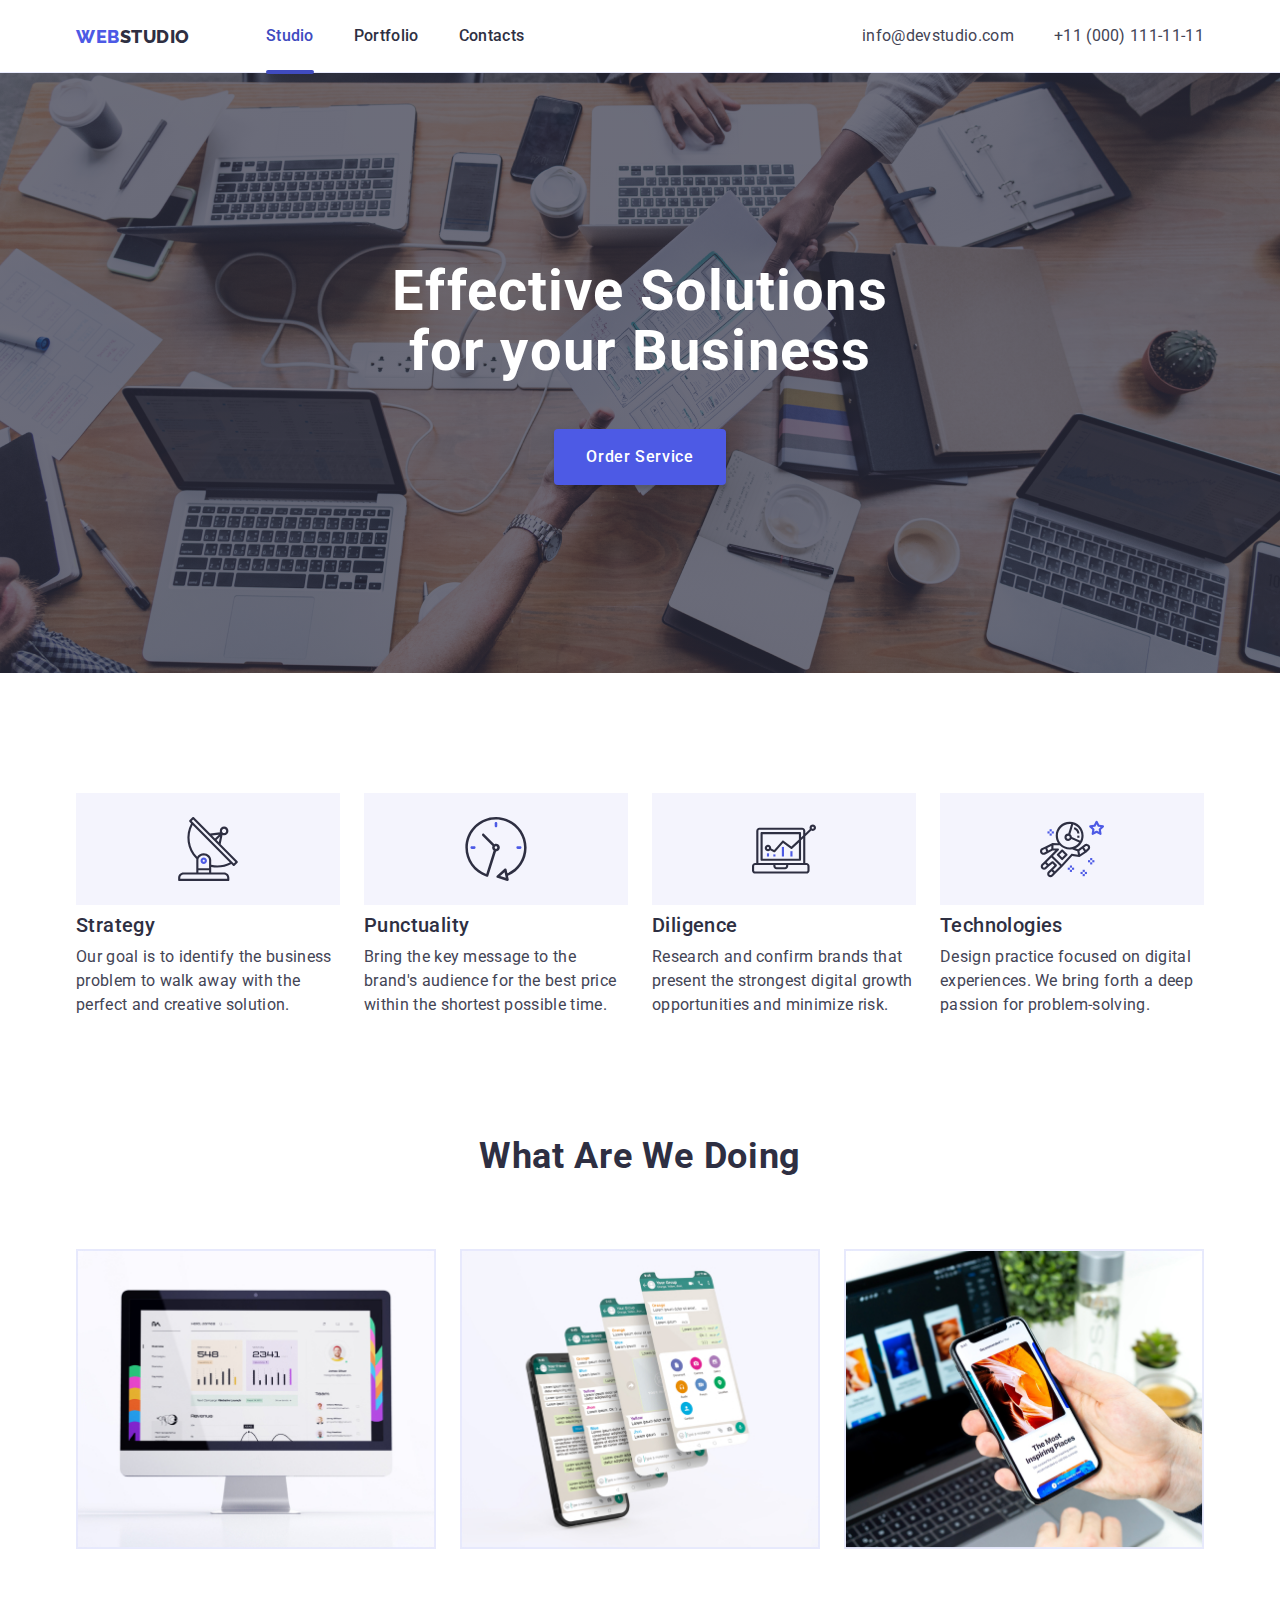
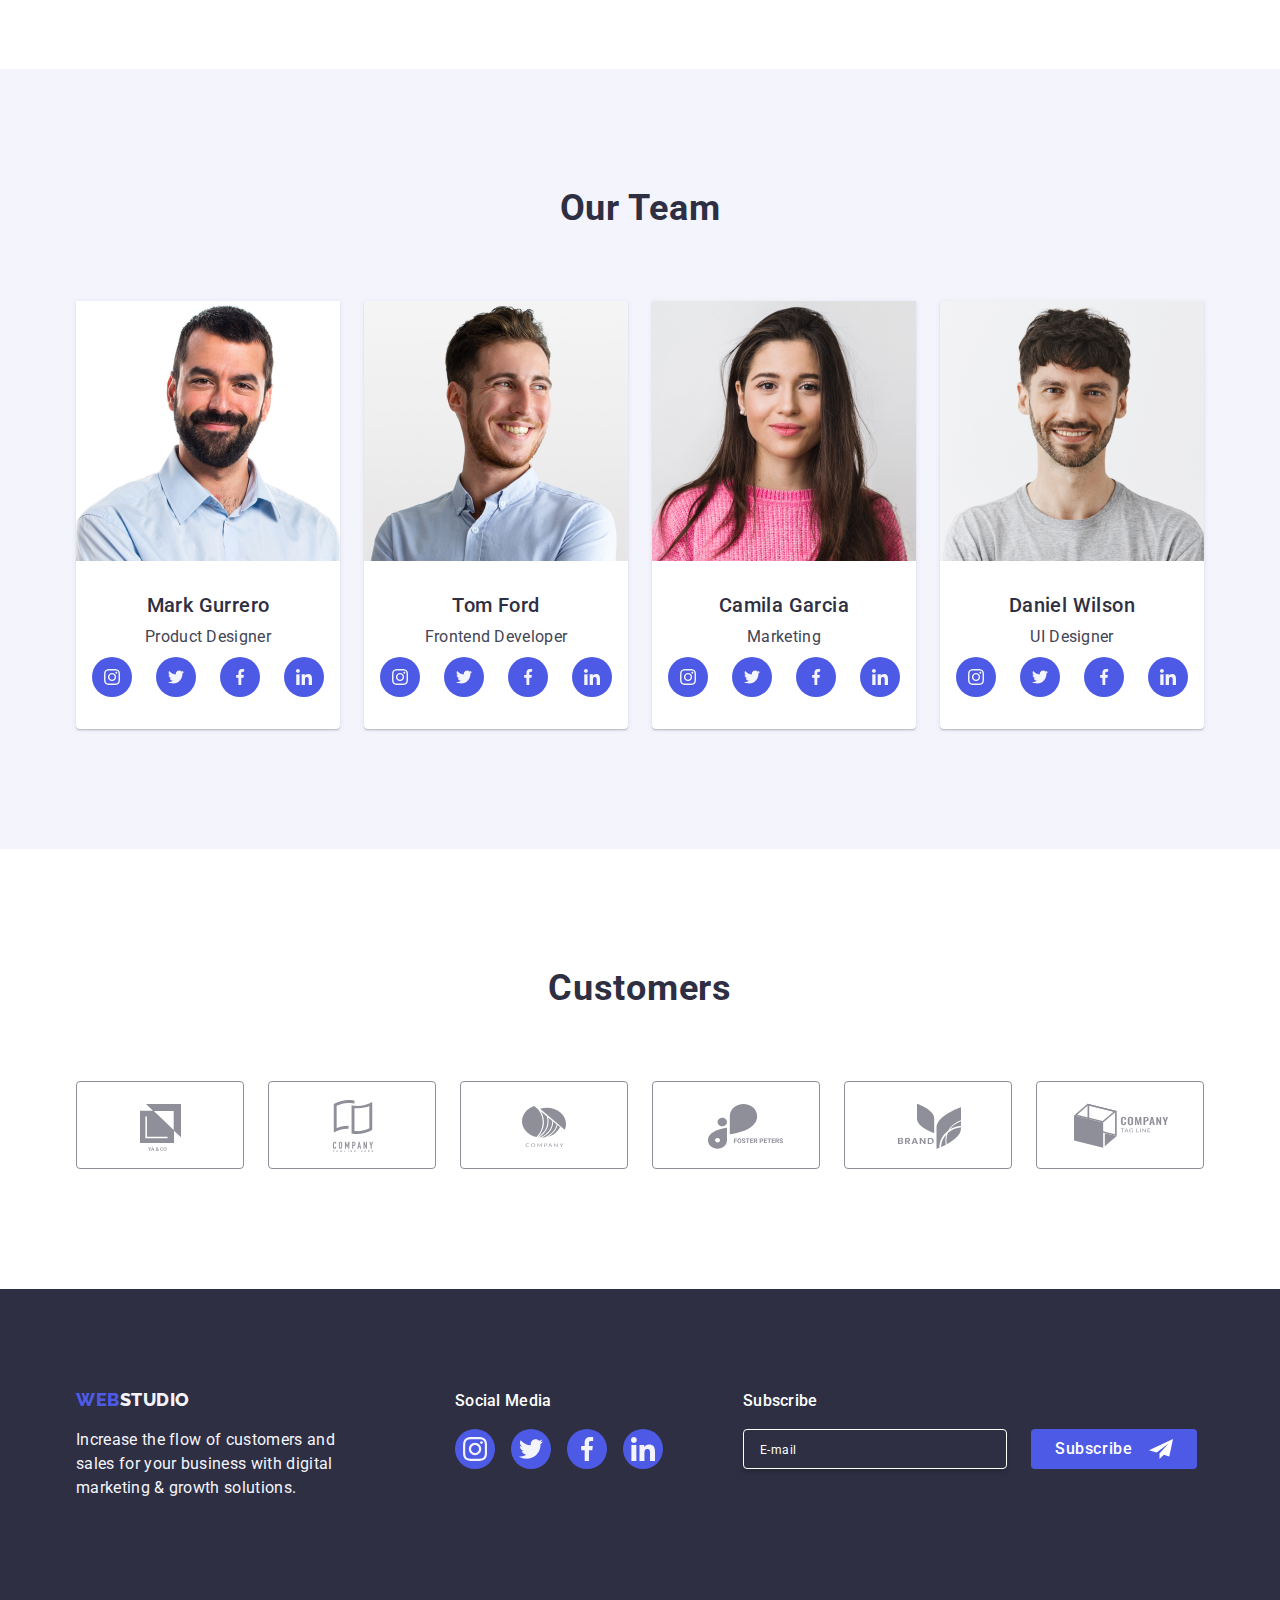
<file: index.html>
<!DOCTYPE html>
<html lang="en">

<head>
    <meta charset="UTF-8">
    <meta name="viewport" content="width=device-width, initial-scale=1.0">
    <title>WEBSTUDIO</title>
    <link rel="stylesheet" href="https://cdnjs.cloudflare.com/ajax/libs/modern-normalize/2.0.0/modern-normalize.min.css">
    <link href="https://fonts.googleapis.com/css2?family=Raleway:wght@800&family=Roboto:wght@400;500;700;900&display=swap" rel="stylesheet">
    <link rel="stylesheet" href="./css/style.css">

</head>

<body>    

   <!-- header -->

   <header class="header">
    <div class="container header-container">

    <!-- Navigation -->

    <nav class="header-navigation nav">
        
        <a class="header-logo link" href="./index.html"><span class="header-logo-web">WEB</span><span class="header-logo-studio">STUDIO</span></a>
        <ul class="header-navigation-list list">
            <li class="header-navigation-item"><a class="header-navigation-link current-page link" rel="noreffer noopener" href="./index.html">Studio</a></li>
            <li class="header-navigation-item"><a class="header-navigation-link link" rel="noreffer noopener" href="./portfolio.html">Portfolio</a></li>
            <li class="header-navigation-item"><a class="header-navigation-link link" href="#">Contacts</a></li>
        </ul>
    
    </nav>

    <!-- Contacts -->

        <ul class="header-contact-list list">
            <li class="header-contact-item">
                <a class="header-contact-link link" href="mailto:info@devstudio.com">info@devstudio.com</a>
            </li>
            <li class="header-contact-item">
                <a class="header-contact-link link" href="tel:+110001111111">+11 (000) 111-11-11</a>
            </li>
    
        </ul>

    <button
    class="menu-toggle js-open-menu"
    aria-expanded="false"
    aria-controls="mobile-menu">
    <svg class="menu-icon" width="32" height="32">
      <use href="./images/icons.svg#hamburger-open"></use>
    </svg>
  </button>
  <div class="menu-container js-menu-container" id="mobile-menu">
    <button class="menu-toggle hamburger-close-button js-close-menu">
      <svg class="menu-icon" width="32" height="32">
        <use href="./images/icons.svg#hamburger-close"></use>
      </svg>
    </button>

    <ul class="menu-navigation-list list">
        <li class="menu-navigation-item"><a class="menu-navigation-link mobile-current-page link" rel="noreffer noopener" href="./index.html">Studio</a></li>
        <li class="menu-navigation-item"><a class="menu-navigation-link link" rel="noreffer noopener" href="./portfolio.html">Portfolio</a></li>
        <li class="menu-navigation-item"><a class="menu-navigation-link link" href="#">Contacts</a></li>
    </ul>


    <div class="menu-contact-social-wrapper">
    <ul class="menu-contact-list list">
        <li class="menu-contact-item">
            <a class="menu-contact-link menu-contact-link-tel link" href="tel:+110001111111">+11 (000) 111-11-11</a>
        </li>
        <li class="menu-contact-item">
            <a class="menu-contact-link link" href="mailto:info@devstudio.com">info@devstudio.com</a>
        </li>
    </ul>
    <ul class="menu-social-list list">
        <li class="social-item item"><a class="social-link link" href="#"><svg class="social-icon" width="16" height="16"><use href="./images/icons.svg#instagram"></use></svg>
        </a>
        </li>
        <li class="social-item item"><a class="social-link link" href="#"><svg class="social-icon" width="16" height="16"><use href="./images/icons.svg#twitter"></use></svg>
        </a>
        </li>
        <li class="social-item item"><a class="social-link link" href="#"><svg class="social-icon" width="16" height="16"><use href="./images/icons.svg#facebook"></use></svg>
        </a>
        </li>
        <li class="social-item item"><a class="social-link link" href="#"><svg class="social-icon" width="16" height="16"><use href="./images/icons.svg#linkedin"></use></svg>
        </a>
        </li>
     </ul>
    </div>
    </div>
    </div>
    
    </header>

    <!-- end of header -->

    <!-- Main -->

    <main class="main">
               <!-- Hero Section -->

        <section class="hero section">
            <div class="container hero-container">
            <h1 class="hero-title">Effective Solutions<br />for your Business</h1>
            <button class="hero-button button" type="button" data-modal-open>Order Service</button>
        </div>
        </section>
        
        <!-- Section 1 - Strategy, Puctuality, Diligence, Technologies / Feature-->

        <section class="feature section">
            <div class="container feature-container">
            <ul class="feature-list list">
                <li class="feature-item">
                    <div class="feature-icon-container">
                        <svg class="feature-icon"> <use href="./images/icons.svg#antenna"></use></svg>
                    </div>
                    <h3 class="feature-heading3">Strategy</h3>
                    <p class="feature-text text">Our goal is to identify the business problem to walk away with the perfect and creative solution.</p>
                </li>
                <li class="feature-item">
                    <div class="feature-icon-container">
                        <svg class="feature-icon"> <use href="./images/icons.svg#clock"></use></svg>
                    </div>
                    <h3 class="feature-heading3">Punctuality</h3>
                    <p class="feature-text text">Bring the key message to the brand's audience for the best price within the shortest possible time.</p>
                </li>
                <li class="feature-item">
                    <div class="feature-icon-container">
                        <svg class="feature-icon"> <use href="./images/icons.svg#diagram"></use></svg>
                    </div>
                    <h3 class="feature-heading3">Diligence</h3>
                    <p class="feature-text text">Research and confirm brands that present the strongest digital growth opportunities and minimize risk.</p>
                </li>
                <li class="feature-item">
                    <div class="feature-icon-container">
                        <svg class="feature-icon"> <use href="./images/icons.svg#astronaut"></use></svg>
                    </div>
                    <h3 class="feature-heading3">Technologies</h3>
                    <p class="feature-text text">Design practice focused on digital experiences. We bring forth a deep passion for
                    problem-solving.</p>
                </li>
            </ul>
            </div>
        </section>
    
        <!-- Section 2 - What are we doing -->
    
        <section class="section-no-top-padding section">
            <div class="container doing-container">
                <h2 class="section-title">What Are We Doing</h2>
                <ul class="doing-list list">
                    <li class="doing-item">
                        <img src="./images/main-page/what-are-we-doing-img1.jpg" alt="Monitor" width="360">
                    </li>
                    <li class="doing-item">
                        <img src="./images/main-page/what-are-we-doing-img2.jpg" alt="Cellphones" width="360">
                    </li>
                    <li class="doing-item">
                        <img src="./images/main-page/what-are-we-doing-img3.jpg" alt="Hands Working on Cellphone and Laptop" width="360">
                    </li>
                </ul>
            </div>
        </section>

        <!-- Section 3 - Our Team -->

        <Section class="section-grey section">
            <div class="container section-grey-container">
            <h2 class="section-title">Our Team</h2>
            <ul class="our-team-list list">
                <li class="our-team-item">
                    <img src="./images/main-page/our-team-mark.jpg" alt="Picture of Mark Gurrero" width="264">
                    <div class="our-team-item-container">
                    <h3 class="our-team-heading3 heading3">Mark Gurrero</h3>
                    <p class="our-team-text text">Product Designer</p>
                    <ul class="grey-section-social-list list">
                        <li class="social-item item"><a class="social-link link" href="#"><svg class="social-icon" width="16" height="16"><use href="./images/icons.svg#instagram"></use></svg>
                        </a>
                        </li>
                        <li class="social-item item"><a class="social-link link" href="#"><svg class="social-icon" width="16" height="16"><use href="./images/icons.svg#twitter"></use></svg>
                        </a>
                        </li>
                        <li class="social-item item"><a class="social-link link" href="#"><svg class="social-icon" width="16" height="16"><use href="./images/icons.svg#facebook"></use></svg>
                        </a>
                        </li>
                        <li class="social-item item"><a class="social-link link" href="#"><svg class="social-icon" width="16" height="16"><use href="./images/icons.svg#linkedin"></use></svg>
                        </a>
                        </li>
                     </ul>
                    </div>
                </li>
                <li class="our-team-item">
                    <img src="./images/main-page/our-team-tom.jpg" alt="Picture of Tom Ford" width="264">
                    <div class="our-team-item-container">
                    <h3 class="our-team-heading3 heading3">Tom Ford</h3>
                    <p class="our-team-text text">Frontend Developer</p>
                    <ul class="grey-section-social-list list">
                        <li class="social-item item"><a class="social-link link" href="#"><svg class="social-icon" width="16" height="16"><use href="./images/icons.svg#instagram"></use></svg>
                        </a>
                        </li>
                        <li class="social-item item"><a class="social-link link" href="#"><svg class="social-icon" width="16" height="16"><use href="./images/icons.svg#twitter"></use></svg>
                        </a>
                        </li>
                        <li class="social-item item"><a class="social-link link" href="#"><svg class="social-icon" width="16" height="16"><use href="./images/icons.svg#facebook"></use></svg>
                        </a>
                        </li>
                        <li class="social-item item"><a class="social-link link" href="#"><svg class="social-icon" width="16" height="16"><use href="./images/icons.svg#linkedin"></use></svg>
                        </a>
                        </li>
                     </ul>
                    </div>
                </li>
                <li class="our-team-item">
                    <img src="./images/main-page/our-team-camila.jpg" alt="Picture of Camila Garcia" width="264">
                    <div class="our-team-item-container">
                    <h3 class="our-team-heading3 heading3">Camila Garcia</h3>
                    <p class="our-team-text text">Marketing</p>
                    <ul class="grey-section-social-list list">
                        <li class="social-item item"><a class="social-link link" href="#"><svg class="social-icon" width="16" height="16"><use href="./images/icons.svg#instagram"></use></svg>
                        </a>
                        </li>
                        <li class="social-item item"><a class="social-link link" href="#"><svg class="social-icon" width="16" height="16"><use href="./images/icons.svg#twitter"></use></svg>
                        </a>
                        </li>
                        <li class="social-item item"><a class="social-link link" href="#"><svg class="social-icon" width="16" height="16"><use href="./images/icons.svg#facebook"></use></svg>
                        </a>
                        </li>
                        <li class="social-item item"><a class="social-link link" href="#"><svg class="social-icon" width="16" height="16"><use href="./images/icons.svg#linkedin"></use></svg>
                        </a>
                        </li>
                     </ul>
                    </div>
                </li>
                <li class="our-team-item">
                    <img src="./images/main-page/our-team-daniel.jpg" alt="Daniel Wilson" width="264">
                    <div class="our-team-item-container">
                    <h3 class="our-team-heading3 heading3">Daniel Wilson</h3>
                    <p class="our-team-text text">UI Designer</p>
                    <ul class="grey-section-social-list list">
                        <li class="social-item item"><a class="social-link link" href="#"><svg class="social-icon" width="16" height="16"><use href="./images/icons.svg#instagram"></use></svg>
                        </a>
                        </li>
                        <li class="social-item item"><a class="social-link link" href="#"><svg class="social-icon" width="16" height="16"><use href="./images/icons.svg#twitter"></use></svg>
                        </a>
                        </li>
                        <li class="social-item item"><a class="social-link link" href="#"><svg class="social-icon" width="16" height="16"><use href="./images/icons.svg#facebook"></use></svg>
                        </a>
                        </li>
                        <li class="social-item item"><a class="social-link link" href="#"><svg class="social-icon" width="16" height="16"><use href="./images/icons.svg#linkedin"></use></svg>
                        </a>
                        </li>
                     </ul>
                    </div>
                </li>
            </ul>
            </div>
    </Section>

    <section class="customers-section section">
        <div class="container customers-container">
            <h2 class="section-title">Customers</h2>
            <ul class="customers-list list">
                <li class="customers-item item"><a class="customers-link link" href="#"><svg class="customers-icon" width="104" height="56"><use href="./images/icons.svg#customer-1"></use></svg>
                </a>
                </li>
                <li class="customers-item item"><a class="customers-link link" href="#"><svg class="customers-icon" width="104" height="56"><use href="./images/icons.svg#customer-2"></use></svg>
                </a>
                </li>
                <li class="customers-item item"><a class="customers-link link" href="#"><svg class="customers-icon" width="104" height="56"><use href="./images/icons.svg#customer-3"></use></svg>
                </a>
                </li>
                <li class="customers-item item"><a class="customers-link link" href="#"><svg class="customers-icon" width="104" height="56"><use href="./images/icons.svg#customer-4"></use></svg>
                </a>
                </li>
                <li class="customers-item item"><a class="customers-link link" href="#"><svg class="customers-icon" width="104" height="56"><use href="./images/icons.svg#customer-5"></use></svg>
                </a>
                </li>
                <li class="customers-item item"><a class="customers-link link" href="#"><svg class="customers-icon" width="104" height="56"><use href="./images/icons.svg#customer-6"></use></svg>
                </a>
                </li>
            </ul>
        </div>
    </section>
   </main>

    <!-- Footer -->

   <footer class="footer">
    <div class="container footer-container">
        <div class="logo-wrapper">
        <a class="footer-logo link" href="./index.html"><span class="footer-logo-web">WEB</span><span class="footer-logo-studio">STUDIO</span></a>
        <p class="footer-text text">Increase the flow of customers and<br />sales for your business with digital<br />marketing & growth solutions.</p>
       </div>
        <div class="footer-social-link-wrapper">
            <h3 class="footer-social-heading">Social Media</h3>
            <ul class="footer-social-list">
                <li class="footer-social-item item"><a class="footer-social-link link" href="#"><svg class="social-icon" width="24" height="24"><use href="./images/icons.svg#instagram"></use></svg>
                </a>
                </li>
                <li class="footer-social-item item"><a class="footer-social-link link" href="#"><svg class="social-icon" width="24" height="24"><use href="./images/icons.svg#twitter"></use></svg>
                </a>
                </li>
                <li class="footer-social-item item"><a class="footer-social-link link" href="#"><svg class="social-icon" width="24" height="24"><use href="./images/icons.svg#facebook"></use></svg>
                </a>
                </li>
                <li class="footer-social-item item"><a class="footer-social-link link" href="#"><svg class="social-icon" width="24" height="24"><use href="./images/icons.svg#linkedin"></use></svg>
                </a>
                </li>
             </ul>
        </div>
        <form class="footer-form" name="subscribe-form" autocomplete="on" method="" >
            <label class="footer-form-label">
                <span class="subscribe-text">Subscribe</span>
                <input type="email" name="email" placeholder="E-mail" class="footer-form-input" required />
            </label>
        
            <button type="submit" class="footer-form-button">Subscribe
                <svg class="footer-form-svgsubscribe" width="24" height="24">
                    <use href="./images/icons.svg#submit"></use>
                </svg>
            </button>
        </form>
        </div>
    </footer>
    <div class="backdrop is-hidden" data-modal>
        <div class="modal">
          <button type="button" class="modal-close" data-modal-close>
            <svg class="modal-close-icon" width="8" height="8">
              <use href="./images/icons.svg#close"></use>
            </svg>
          </button>
       
       
            <h2 class="form-header">Leave your contacts and we will call you back</h2>

            <form name="modal-form" autocomplete="on" class="form-container"  method="">
            
            <label class="form-label">
                                    
                <span class="form-label-text">Name </span>
                <input type="text" class="form-input" name="name" required />
                <svg class="form-input-icon" width="18" height="18">
                <use href="./images/icons.svg#icon-name"></use>
                </svg> 
                
            </label>

            <label class="form-label">
                                    
                <span class="form-label-text">Phone </span>
                <input type="tel" class="form-input" name="phone" required />
                <svg class="form-input-icon" width="18" height="18">
                <use href="./images/icons.svg#icon-phone"></use>
                </svg> 
                
            </label>

            <label class="form-label">
                                    
                <span class="form-label-text">Email </span>
                <input type="email" class="form-input" name="email" required />
                <svg class="form-input-icon" width="18" height="18">
                <use href="./images/icons.svg#icon-email"></use>
                </svg> 
                
            </label>
            <label class="form-label-textarea">
                <span class="form-label-textarea-text">Comment</span>
                <textarea name="comment" class="form-textarea" placeholder="Text input" required></textarea>
            </label>

            <label class="form-label-agreement">
                <input type="checkbox" value="agree" name="agreement" class="checkbox" required />
                <span class="checkbox-icon">
                    <svg class="check-mark" width="10" height="10">
                        <use href="./images/icons.svg#check-mark"></use>
                    </svg>
                </span>
                <span class="span-agreement">I accept the terms and conditions of the <a href="#" class="agreement-link" >Privacy Policy</a>
                </span>
            </label>

            <button type="submit" class="form-button">Send</button>

            </form>
        </div>
    </div>
    <script src="./modal.js"></script>
    <script src="./mobile-menu.js"></script>
</body>

</html>
</file>
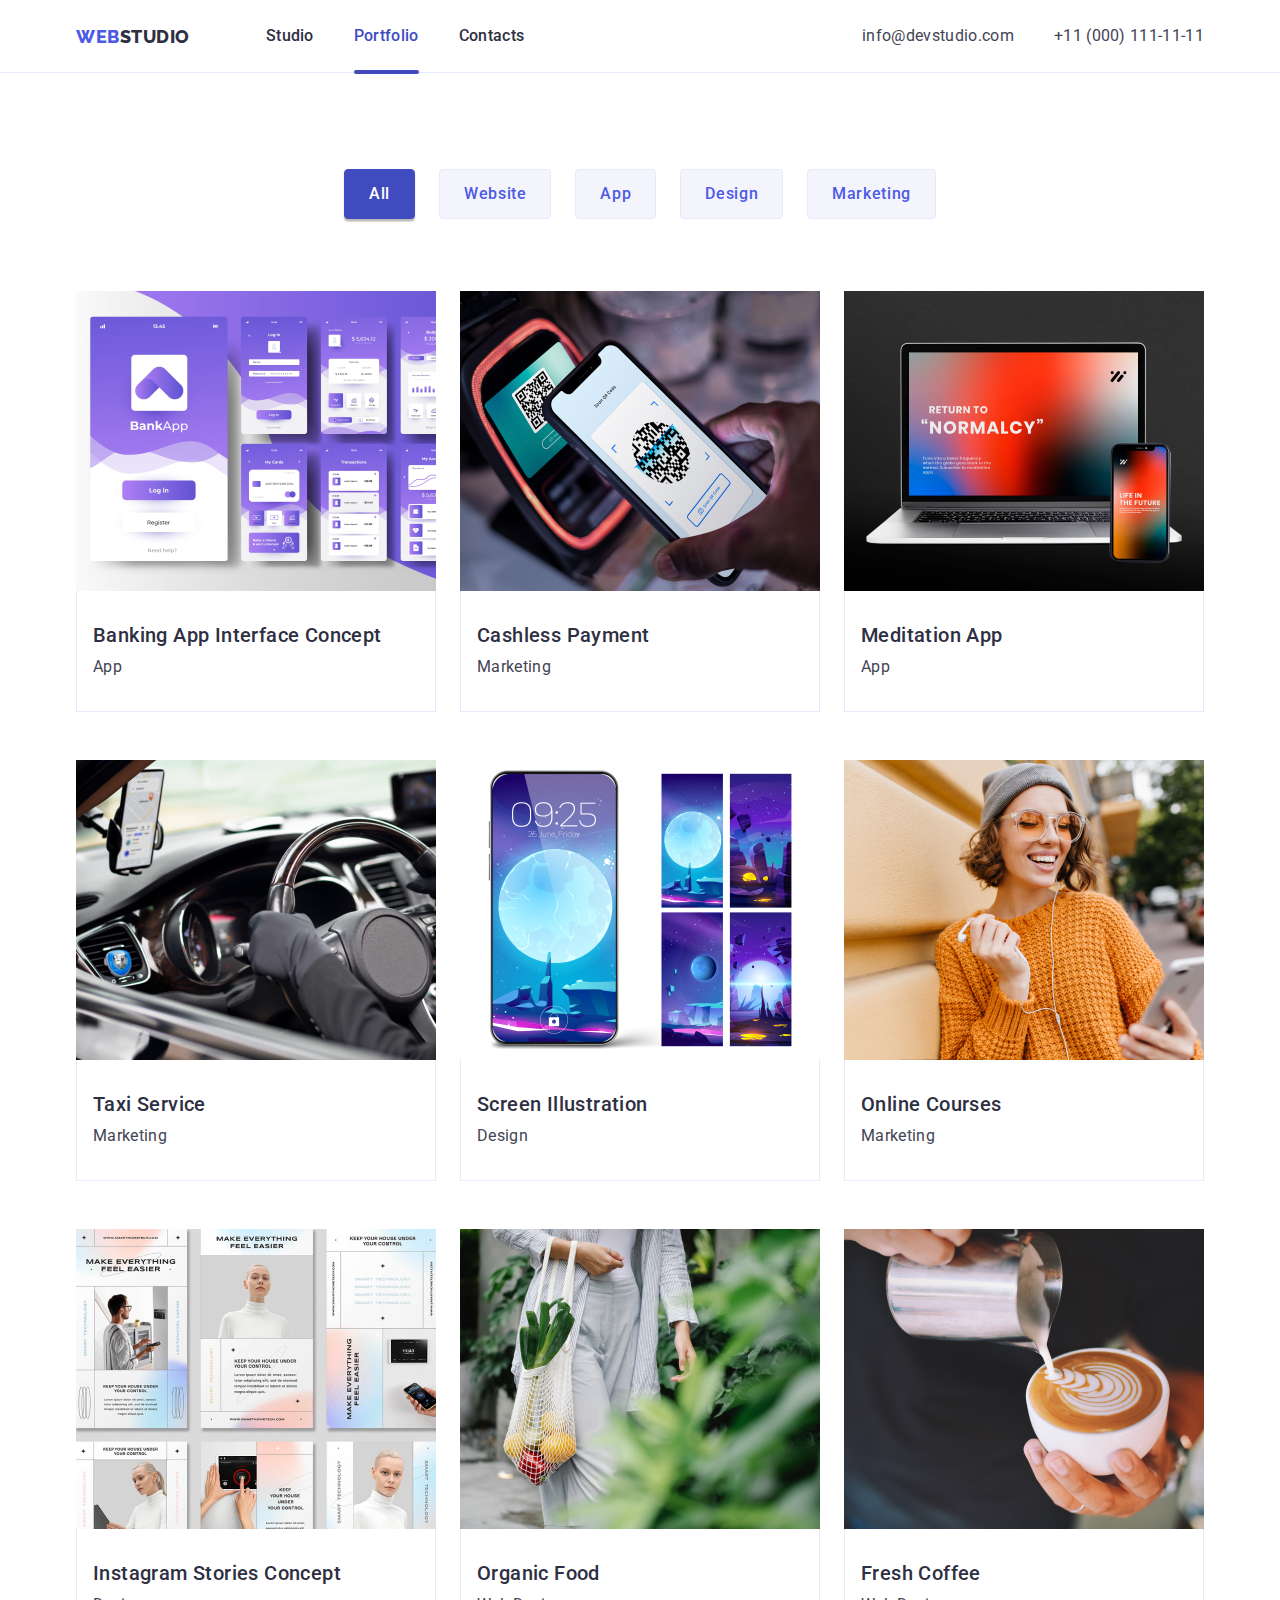
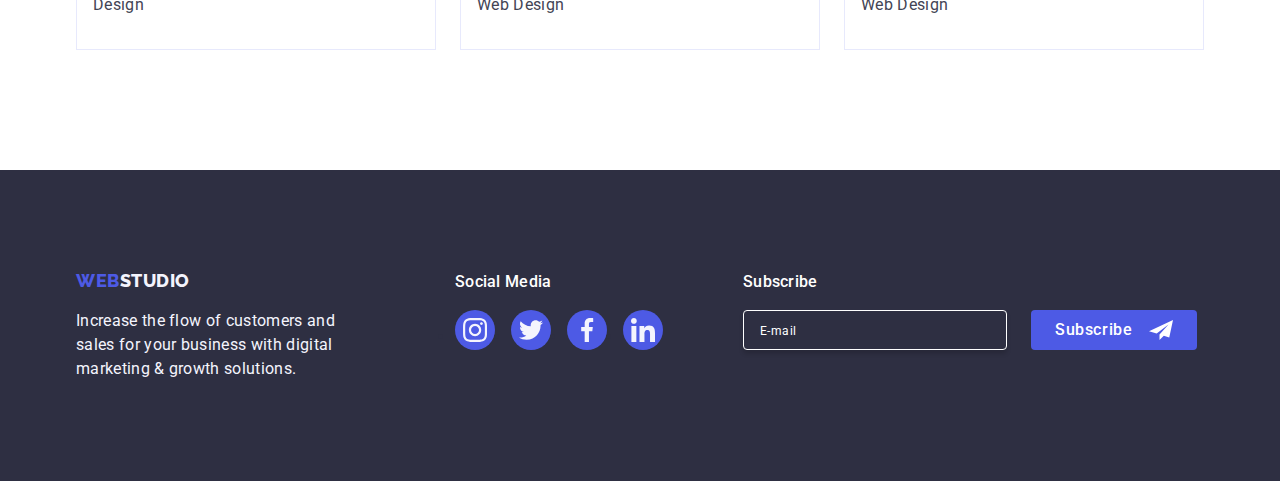
<file: portfolio.html>
<!DOCTYPE html>
<html lang="en">

<head>
    <meta charset="UTF-8">
    <meta name="viewport" content="width=device-width, initial-scale=1.0">
    <title>Portfolio</title>
    <link rel="stylesheet" href="https://cdnjs.cloudflare.com/ajax/libs/modern-normalize/2.0.0/modern-normalize.min.css">
    <link href="https://fonts.googleapis.com/css2?family=Raleway:wght@800&family=Roboto:wght@400;500;700;900&display=swap" rel="stylesheet">
    <link rel="stylesheet" href="./css/style.css">

</head>

<body>

   <!-- header -->

    <header class="header">
    <div class="container header-container">

    <!-- Navigation -->

    <nav class="header-navigation nav">
        
        <a class="header-logo link" href="./index.html"><span class="header-logo-web">WEB</span><span class="header-logo-studio">STUDIO</span></a>
        <ul class="header-navigation-list list">
            <li class="header-navigation-item"><a class="header-navigation-link link" rel="noreffer noopener" href="./index.html">Studio</a></li>
            <li class="header-navigation-item"><a class="header-navigation-link current-page link" rel="noreffer noopener" href="./portfolio.html">Portfolio</a></li>
            <li class="header-navigation-item"><a class="header-navigation-link link" href="#">Contacts</a></li>
        </ul>
    
    </nav>

    <!-- Contacts -->

        <ul class="header-contact-list list">
            <li class="header-contact-item">
                <a class="header-contact-link link" href="mailto:info@devstudio.com">info@devstudio.com</a>
            </li>
            <li class="header-contact-item">
                <a class="header-contact-link link" href="tel:+110001111111">+11 (000) 111-11-11</a>
            </li>
    
        </ul>

    <button
    class="menu-toggle js-open-menu"
    aria-expanded="false"
    aria-controls="mobile-menu">
    <svg class="menu-icon" width="32" height="32">
      <use href="./images/icons.svg#hamburger-open"></use>
    </svg>
  </button>
  <div class="menu-container js-menu-container" id="mobile-menu">
    <button class="menu-toggle hamburger-close-button js-close-menu">
      <svg class="menu-icon" width="32" height="32">
        <use href="./images/icons.svg#hamburger-close"></use>
      </svg>
    </button>

    <ul class="menu-navigation-list list">
        <li class="menu-navigation-item"><a class="menu-navigation-link link" rel="noreffer noopener" href="./index.html">Studio</a></li>
        <li class="menu-navigation-item"><a class="menu-navigation-link mobile-current-page link" rel="noreffer noopener" href="./portfolio.html">Portfolio</a></li>
        <li class="menu-navigation-item"><a class="menu-navigation-link link" href="#">Contacts</a></li>
    </ul>


    <div class="menu-contact-social-wrapper">
    <ul class="menu-contact-list list">
        <li class="menu-contact-item">
            <a class="menu-contact-link menu-contact-link-tel link" href="tel:+110001111111">+11 (000) 111-11-11</a>
        </li>
        <li class="menu-contact-item">
            <a class="menu-contact-link link" href="mailto:info@devstudio.com">info@devstudio.com</a>
        </li>
    </ul>
    <ul class="menu-social-list list">
        <li class="social-item item"><a class="social-link link" href="#"><svg class="social-icon" width="16" height="16"><use href="./images/icons.svg#instagram"></use></svg>
        </a>
        </li>
        <li class="social-item item"><a class="social-link link" href="#"><svg class="social-icon" width="16" height="16"><use href="./images/icons.svg#twitter"></use></svg>
        </a>
        </li>
        <li class="social-item item"><a class="social-link link" href="#"><svg class="social-icon" width="16" height="16"><use href="./images/icons.svg#facebook"></use></svg>
        </a>
        </li>
        <li class="social-item item"><a class="social-link link" href="#"><svg class="social-icon" width="16" height="16"><use href="./images/icons.svg#linkedin"></use></svg>
        </a>
        </li>
     </ul>
    </div>
    </div>
    </div>
    
    </header>


    <!-- Main -->

    <main class="main">
             <!-- filter -->

        <section class="filter-and-projects section">
            <div class="container filter-container"> 
            <!-- <h2>Filters</h2> -->
            <ul class="filter-list list">
                <li class="filter-item"><button class="filter-button-active filter-button button" type="button">All</button></li>
                <li class="filter-item"><button class="filter-button-website filter-button button" type="button">Website</button></li>
                <li class="filters-item"><button class="filter-button-app filter-button button" type="button">App</button></li>
                <li class="filter-item"><button class="filter-button-design filter-button button" type="button">Design</button></li>
                <li class="filter-item"><button class="filter-button-marketing filter-button button" type="button">Marketing</button></li>
            </ul>
            </div>       
              

        <!-- Projects -->
            <div class="container project-container">
            <ul class="project-list list">
                <li class="project-item">
                        <a href="#" class="project-link link">
                            <div class="project-wrap">
                                <img src="./images/portfolio/project-1.jpg" alt="Banking App" >
                                <p class="project-hidden-text text"> 14 Stylish and User-Friendly App Design Concepts · Task Manager App · Calorie Tracker App · Exotic Fruit Ecommerce App · Cloud Storage App
                                </p>
                            </div>
                            <div class="project-itembox-container">
                            <h3 class="project-title heading3">Banking App Interface Concept</h3>
                            <p class="project-description text">App</p>
                            </div></a>
                    </li>
                <li class="project-item">
                    <a href="#" class="project-link link">
                    <div class="project-wrap">
                        <img src="./images/portfolio/project-2.jpg" alt="Cashless payment" width="360">
                        <p class="project-hidden-text text"> 14 Stylish and User-Friendly App Design Concepts · Task Manager App · Calorie Tracker App · Exotic Fruit Ecommerce App · Cloud Storage App
                        </p>
                    </div>
                    <div class="project-itembox-container">
                    <h3 class="project-title heading3">Cashless Payment</h3>
                    <p class="project-description text">Marketing</p>
                    </div></a>
                 </li>
                <li class="project-item">
                    <a href="#" class="project-link link">
                    <div class="project-wrap">
                        <img src="./images/portfolio/project-3.jpg" alt="Meditation App" width="360">
                        <p class="project-hidden-text text"> 14 Stylish and User-Friendly App Design Concepts · Task Manager App · Calorie Tracker App · Exotic Fruit Ecommerce App · Cloud Storage App
                        </p>
                    </div>
                    <div class="project-itembox-container">
                    <h3 class="project-title heading3">Meditation App</h3>
                    <p class="project-description text">App</p>
                    </div></a>
                </li>
                       
                <li class="project-item">
                    <a href="#" class="project-link link">
                        <div class="project-wrap">
                            <img src="./images/portfolio/project-4.jpg" alt="Taxi Service" width="360">
                            <p class="project-hidden-text text"> 14 Stylish and User-Friendly App Design Concepts · Task Manager App · Calorie Tracker App · Exotic Fruit Ecommerce App · Cloud Storage App
                            </p>
                        </div>
                    <div class="project-itembox-container">
                    <h3 class="project-title heading3">Taxi Service</h3>
                    <p class="project-description text">Marketing</p>
                    </div></a>
                </li>
                <li class="project-item">
                    <a href="#" class="project-link link">
                        <div class="project-wrap">
                            <img src="./images/portfolio/project-5.jpg" alt="Screen Illustration" width="360">
                            <p class="project-hidden-text text"> 14 Stylish and User-Friendly App Design Concepts · Task Manager App · Calorie Tracker App · Exotic Fruit Ecommerce App · Cloud Storage App
                            </p>
                        </div>
                    <div class="project-itembox-container">
                    <h3 class="project-title heading3">Screen Illustration</h3>
                    <p class="project-description text">Design</p>
                    </div></a>
                 </li>
                <li class="project-item">
                    <a href="#" class="project-link link">
                        <div class="project-wrap">
                            <img src="./images/portfolio/project-6.jpg" alt="Online Courses" width="360">
                            <p class="project-hidden-text text"> 14 Stylish and User-Friendly App Design Concepts · Task Manager App · Calorie Tracker App · Exotic Fruit Ecommerce App · Cloud Storage App
                            </p>
                        </div>
                    <div class="project-itembox-container">
                    <h3 class="project-title heading3">Online Courses</h3>
                    <p class="project-description text">Marketing</p>
                    </div></a>
                 </li>
                <li class="project-item">
                    <a href="#" class="project-link link">
                        <div class="project-wrap">
                            <img src="./images/portfolio/project-7.jpg" alt="Instagram Stories Concept" width="360">
                            <p class="project-hidden-text text"> 14 Stylish and User-Friendly App Design Concepts · Task Manager App · Calorie Tracker App · Exotic Fruit Ecommerce App · Cloud Storage App
                            </p>
                        </div>
                    <div class="project-itembox-container">
                    <h3 class="project-title heading3">Instagram Stories Concept</h3>
                    <p class="project-description text">Design</p>
                    </div></a>
                 </li>
                <li class="project-item">
                    <a href="#" class="project-link link">
                        <div class="project-wrap">
                            <img src="./images/portfolio/project-8.jpg" alt="Organic Food" width="360">
                            <p class="project-hidden-text text"> 14 Stylish and User-Friendly App Design Concepts · Task Manager App · Calorie Tracker App · Exotic Fruit Ecommerce App · Cloud Storage App
                            </p>
                        </div>
                    <div class="project-itembox-container">
                    <h3 class="project-title heading3">Organic Food</h3>
                    <p class="project-description text">Web Design</p>
                    </div></a>
                 </li>
                <li class="project-item">
                    <a href="#" class="project-link link">
                        <div class="project-wrap">
                            <img src="./images/portfolio/project-9.jpg" alt="Fresh Coffee" width="360">
                            <p class="project-hidden-text text"> 14 Stylish and User-Friendly App Design Concepts · Task Manager App · Calorie Tracker App · Exotic Fruit Ecommerce App · Cloud Storage App
                            </p>
                        </div>
                    <div class="project-itembox-container">
                    <h3 class="project-title heading3">Fresh Coffee</h3>
                    <p class="project-description text">Web Design</p>
                    </div></a>
                 </li>
            </ul>
            </div>
        </section>
    </main>

   <!-- Footer -->

   <footer class="footer">
    <div class="container footer-container">
        <div class="logo-wrapper">
        <a class="footer-logo link" href="./index.html"><span class="footer-logo-web">WEB</span><span class="footer-logo-studio">STUDIO</span></a>
        <p class="footer-text text">Increase the flow of customers and<br />sales for your business with digital<br />marketing & growth solutions.</p>
       </div>
        <div class="footer-social-link-wrapper">
            <h3 class="footer-social-heading">Social Media</h3>
            <ul class="footer-social-list">
                <li class="footer-social-item item"><a class="footer-social-link link" href="#"><svg class="social-icon" width="24" height="24"><use href="./images/icons.svg#instagram"></use></svg>
                </a>
                </li>
                <li class="footer-social-item item"><a class="footer-social-link link" href="#"><svg class="social-icon" width="24" height="24"><use href="./images/icons.svg#twitter"></use></svg>
                </a>
                </li>
                <li class="footer-social-item item"><a class="footer-social-link link" href="#"><svg class="social-icon" width="24" height="24"><use href="./images/icons.svg#facebook"></use></svg>
                </a>
                </li>
                <li class="footer-social-item item"><a class="footer-social-link link" href="#"><svg class="social-icon" width="24" height="24"><use href="./images/icons.svg#linkedin"></use></svg>
                </a>
                </li>
             </ul>
        </div>
        <form class="footer-form" name="subscribe-form" autocomplete="on" method="" >
            <label class="footer-form-label">
                <span class="subscribe-text">Subscribe</span>
                <input type="email" name="email" placeholder="E-mail" class="footer-form-input" required />
            </label>
        
            <button type="submit" class="footer-form-button">Subscribe
                <svg class="footer-form-svgsubscribe" width="24" height="24">
                    <use href="./images/icons.svg#submit"></use>
                </svg>
            </button>
        </form>
        </div>
    </footer>
    <div class="backdrop is-hidden" data-modal>
        <div class="modal">
          <button type="button" class="modal-close" data-modal-close>
            <svg class="modal-close-icon" width="8" height="8">
              <use href="./images/icons.svg#close"></use>
            </svg>
          </button>
       
       
            <h2 class="form-header">Leave your contacts and we will call you back</h2>

            <form name="modal-form" autocomplete="on" class="form-container"  method="">
            
            <label class="form-label">
                                    
                <span class="form-label-text">Name </span>
                <input type="text" class="form-input" name="name" required />
                <svg class="form-input-icon" width="18" height="18">
                <use href="./images/icons.svg#icon-name"></use>
                </svg> 
                
            </label>

            <label class="form-label">
                                    
                <span class="form-label-text">Phone </span>
                <input type="tel" class="form-input" name="phone" required />
                <svg class="form-input-icon" width="18" height="18">
                <use href="./images/icons.svg#icon-phone"></use>
                </svg> 
                
            </label>

            <label class="form-label">
                                    
                <span class="form-label-text">Email </span>
                <input type="email" class="form-input" name="email" required />
                <svg class="form-input-icon" width="18" height="18">
                <use href="./images/icons.svg#icon-email"></use>
                </svg> 
                
            </label>
            <label class="form-label-textarea">
                <span class="form-label-textarea-text">Comment</span>
                <textarea name="comment" class="form-textarea" placeholder="Text input" required></textarea>
            </label>

            <label class="form-label-agreement">
                <input type="checkbox" value="agree" name="agreement" class="checkbox" required />
                <span class="checkbox-icon">
                    <svg class="check-mark" width="10" height="10">
                        <use href="./images/icons.svg#check-mark"></use>
                    </svg>
                </span>
                <span class="span-agreement">I accept the terms and conditions of the <a href="#" class="agreement-link" >Privacy Policy</a>
                </span>
            </label>

            <button type="submit" class="form-button">Send</button>

            </form>
        </div>
    </div>
    <script src="./modal.js"></script>
    <script src="./mobile-menu.js"></script>
</body>

</html>
</file>
<file: css/style.css>
/* CSS REset */
p,
h1,
h2,
h3,
h4,
h5,
h6 {
  margin: 0;
}

ul,
ol {
  margin: 0;
  padding: 0;
}

html{ box-sizing: border-box;
}

*,*::after,*::before{
  box-sizing: border-box;
}


img {
  display: block;
  width: 100%;
  max-width: 100%;
  max-height: auto;

}

/* end of CSS Reset */

/* root */
:root {
  --primary-brand: #4D5AE5;
  --primary-text: #2E2F42;
  --address-normal: #434455;
  --secondary-text: #434455;
  --link-hover:#404BBF;
  --filter-button: #F4F4FD;
  --background-body: #fff;
  --hero-title: #fff;
  --background-header: #fff;
  --background-footer: #2E2F42;
  --background-hero: #2E2F42;
  --background-hero-button: #4D5AE5;
  --background-hero-button-hover: #404BBF;
  --filter-button-border: #E7E9FC;
  --footer-text: #F4F4FD;
  --cloud: #F4F4FD;
  --form-text: #8E8F99;
}

/* for body */

body {
  font-family: "roboto", sans-serif;
  color: var(--primary-text);
  font-size: 16px;
  font-style: normal;
  font-weight: 400;
  line-height: 1.5;
  letter-spacing: 0.32px;
}

/* General style */

.container {
  max-width: 428px;
  padding-left: 15px;
  padding-right: 15px;
  margin-left: auto;
  margin-right: auto;
}

@media screen and (min-width: 768px) {
  .container {
    width: 768px;
    max-width: 768px;
  }
}

@media screen and (min-width: 1158px) {
  .container {
    width: 1158px;
    max-width: 1158px;
  }
}


.section{
  padding: 96px 0;

  @media screen and (min-width: 768px){
  padding: 96px 0;
  }

  @media screen and (min-width: 1158px){
    padding: 120px 0;
  }

}

 

.link{
  text-decoration: none;
  font-family: inherit; 
  color: inherit;
}

.list{
  list-style: none;
  display: flex;
  flex-direction: column;
  justify-content: center;
  align-items: center;
  
  @media screen and (min-width: 768px){
    flex-direction: row;
    flex-wrap: wrap;
    }

  @media screen and (min-width: 1158px){
    flex-direction: row;
  }

 
}

.button{
  cursor: pointer;
  font-family: inherit;
  border-radius: 4px;
  border: none;
  font-size: 16px;
  font-style: normal;
  font-weight: 500;
  line-height: 1.5;
  letter-spacing: 0.64px;
  text-align: center;
  
  
  }

.text{
color: var(--secondary-text)
}


.heading3 {
  font-size: 20px;
  font-weight: 500;
  line-height: 1.2;
  letter-spacing: 0.4px;
  
}

.section-title {
  font-size: 36px;
  font-weight: 700;
  line-height: 1.11;
  letter-spacing: 0.72px;
  text-transform: capitalize;
  text-align: center;
  margin-bottom: 72px;
 
}

/* end of general styles */


/* header */

.header{
  border-bottom: 1px solid var(--filter-button-border);
  }

 .header-container{
  display: flex;
  align-items: center;
  justify-content: space-between;
 }

.header-item{

}

/* logo */

.header-logo{
  color: inherit;
  font-family: Raleway;
  font-size: 18px;
  font-weight: 800;
  line-height: 1.167;
  letter-spacing: 0.54px;
  text-transform: uppercase;
  }

.header-logo-web{
  color: var(--primary-brand);
}

.header-logo-studio{

}

/* Navigation and contact */

.header-navigation{ 
  display: flex;
  justify-content: center;
  align-items: center;

}

.header-navigation-list{
  display: none;

  @media screen and (min-width: 768px){
    list-style: none;
    display: flex;
    flex-wrap: nowrap;
    flex-direction: row;
    justify-content: center;
    align-items: center;
    gap: 40px;
    margin-left: 120px;
    }

  @media screen and (min-width: 1158px){
    margin-left: 76px;
  } 
}

.header-navigation-item{

}

.header-navigation-link{
  color: inherit;
  font-size: 16px;
  font-style: normal;
  font-weight: 500;
  line-height: 1.5;
  letter-spacing: 0.32px;
  display: flex;
  padding: 24px 0;
  transition: color 250ms cubic-bezier(0.4, 0, 0.2, 1);
  position: relative;
}

.header-navigation-link::after {
  content: "";
  border-radius: 2px;
  border: 2px solid transparent;
  height: 4px;
  width: 0;
  position: absolute;
  left: 0;
  bottom: -2px;
  transition: width 250ms cubic-bezier(0.4, 0, 0.2, 1),
    background-color 250ms cubic-bezier(0.4, 0, 0.2, 1),
    border 250ms cubic-bezier(0.4, 0, 0.2, 1);
}

.header-navigation-link:hover::after,
.header-navigation-link:focus::after
{
  border: 2px solid var(--link-hover);
  background-color: var(--link-hover);
  width: 100%;
}

.current-page{
  position: relative;
  display: flex;
}

.current-page::after {
  content: "";
  border: 2px solid var(--link-hover);
  border-radius: 2px;
  background-color: var(--link-hover);
  height: 4px;
  width: 100%;
  position: absolute;
  left: 0;
  bottom: -2px;
}


.header-contact-link:hover,
.header-contact-link:focus,
.header-navigation-link:hover,
.header-navigation-link:focus,
.current-page 
{
  color: var(--link-hover);  
}

.header-contact-list{
  display: none;

  @media screen and (min-width: 768px){
    list-style: none;
    display: flex;
    flex-wrap: wrap;
    flex-direction: column;
    justify-content: flex-end;
    align-items: center;
    gap: 12px 0;
    }

  @media screen and (min-width: 1158px){
    gap: 40px;
    flex-direction: row;
    flex-wrap: nowrap;
  } 
}

.header-contact-item{
  color: var(--address-normal);
}

.header-contact-link{
  color: inherit;
  font-size: 16px;
  font-style: normal;
  font-weight: 500;
  line-height: 1.5;
  letter-spacing: 0.32px;
  display: block;
  padding: 0;
  transition: color 250ms cubic-bezier(0.4, 0, 0.2, 1);
  position: relative;

  @media screen and (min-width: 768px){
    font-size: 12px;
    padding: 0;
    }

  @media screen and (min-width: 1158px){
    font-size: 16px;
    padding: 24px 0;
  } 
}

.header-contact-link{
  color: var(--secondary-text);
  font-weight: 400;
}

/* end of navigation and contact */

/* mobile hambureger menu */

.menu-toggle {
  display: flex;
  align-items: center;
  justify-content: center;

  margin-left: auto;
  padding: 0;
  padding: 24px 0;
  background-color: transparent;
  cursor: pointer;
  border: none;
  border-radius: 50%;
  outline: none;
  color: var(--background-hero, #2e2f42);

  @media screen and (min-width: 768px) {
    display: none;
  }
}

.hamburger-close-button {
  position: absolute;
  top: 24px;
  right: 24px;
  padding: 0;
  width: 30px;
  height: 30px;

  background-color: var(--cornflower, #e7e9fc);
  color: var(--navyblue, #2e2f42);
  border: 1px solid rgba(0, 0, 0, 0.1);
  border-radius: 15px;
  cursor: pointer;

  transition: background-color 250ms cubic-bezier(0.4, 0, 0.2, 1),
    color 250ms cubic-bezier(0.4, 0, 0.2, 1);
}

.menu-icon {
  fill: currentColor;
}

.hamburger-close-button {
  position: absolute;
  top: 24px;
  right: 24px;
  padding: 0;
  width: 30px;
  height: 30px;

  background-color: var(--cornflower, #e7e9fc);
  color: var(--navyblue, #2e2f42);
  border: 1px solid rgba(0, 0, 0, 0.1);
  border-radius: 15px;
  cursor: pointer;

  transition: background-color 250ms cubic-bezier(0.4, 0, 0.2, 1),
    color 250ms cubic-bezier(0.4, 0, 0.2, 1);
}

.menu-icon {
  fill: currentColor;
}

.menu-container {
  display: flex;
  flex-direction: column;
  justify-content: space-between;
  position: fixed;
  top: 0;
  left: 0;
  width: 100vw;
  height: 100vh;
  padding: 48px 40px;
  background-color: var(--background-body);
  z-index: 200;

  transform: translateX(100%);
  transition: transform 250ms cubic-bezier(0.4, 0, 0.2, 1);
}

.menu-container.is-open {
  transform: translateX(0);
}

.menu-navigation-list{
  display: flex;
  flex-direction: column;
  align-items: flex-start;
  gap: 40px;

}

.menu-navigation-item{
  font-family: Roboto;
  font-size: 36px;
  font-style: normal;
  font-weight: 700;
  line-height: 111.111%;
  letter-spacing: 0.72px;
  text-transform: capitalize;
  text-align: left;
  color: var(--primary-text);
}

/* .menu-navigation-item{
  color: inherit;
} */


.mobile-current-page{
  color: var(--background-hero-button-hover);
}

.menu-contact-list{
  gap: 40px;
  align-items: flex-start;
 }

 .menu-contact-social-wrapper{
  display: flex;
  flex-direction: column;
  gap: 48px;
 }

.menu-contact-link{
  font-family: Roboto;
  font-size: 20px;
  font-style: normal;
  font-weight: 500;
  line-height: 120%;
  letter-spacing: 0.4px;
  color: inherit;
}

.menu-contact-link-tel{
  font-size: 30px;
  font-weight: 700;
  line-height: 1.111;
  letter-spacing: 0.72px;
  color: var(--background-hero-button);
  

}

.menu-social-list{
  gap: 50px;
  display: flex;
  flex-direction: row;
}



/* end of header */

/* footer */

.footer{
  background-color: var(--background-footer);
  padding: 100px 0;
  
  }

.footer-container{
  display: flex;
  flex-direction: column;
  justify-content: center;
  align-items: center;
  gap: 72px 0;
  
  
  
  @media screen and (min-width: 768px){
    display: flex;
    flex-direction: row;
    flex-wrap: wrap;
    justify-content: flex-start;
    align-items: flex-start;
    gap: 72px 24px;
    padding-left: 100px;
    }

  @media screen and (min-width: 1158px){
    flex-wrap: nowrap;
    flex-direction: row;
    justify-content: flex-start;
    align-items: flex-start;
    gap: 0;
    padding-left: 15px;
  }
}

  
.logo-wrapper{
  display: flex;
  flex-direction: column;
  justify-content: center;
  align-items: center;


  @media screen and (min-width: 768px){
    align-items: flex-start;
    justify-content: left;
    
    }

  @media screen and (min-width: 1158px){
   
    justify-content: left;
  }
  
} 
    
.footer-logo{
    color: #F4F4FD;
    font-family: Raleway;
    font-size: 18px;
    font-weight: 800;
    line-height: 1.167;
    letter-spacing: 0.54px;
    text-transform: uppercase;
  
}

.footer-logo-web{
  color: var(--primary-brand);
}
  
.footer-logo-studio{
  color: var(--footer-text, #F4F4FD);
}
  
.footer-text{
    color: var(--footer-text, #F4F4FD);
    margin-top: 18px;
    width: 100%;
}

 
.footer-social-heading {
  color: var(--background-body);
  font-family: Roboto;
  font-size: 16px;
  font-style: normal;
  font-weight: 500;
  line-height: 1.5;
  letter-spacing: 0.32px;
  margin-bottom: 16px;
  display: block;
  text-align: center;

  @media screen and (min-width: 768px){
    text-align: center;
    }

  @media screen and (min-width: 1158px){
    text-align: left;
  }

}

.footer-social-list{
    gap: 16px;
    display: flex;
  
}

.footer-social-item{
    width: 40px;
    height: 40px;
   
 }
  
.footer-social-link{
    width: 100%;
    height: 100%;
    border-radius: 50%;
    background-color: var(--background-hero-button);
    color: var(--cloud);
  
    display: flex;
    justify-content: center;
    align-items: center;

    transition: background-color 250ms cubic-bezier(0.4, 0, 0.2, 1);
}

.footer-social-link:hover,
.footer-social-link:focus{
  background-color: #31D0AA;
}

.footer-social-link-wrapper{
 
 @media screen and (min-width: 768px){
    
 }

@media screen and (min-width: 1158px){
  margin-left: 120px;
  margin-right: 80px;
}


}

.footer-form{
  display: flex;
  flex-direction: column;
  justify-content: center;
  align-items: center;
  gap: 16px 0;
  width: 100%;

  @media screen and (min-width: 768px){
    flex-direction: row;
    align-items: flex-end;
    gap: 0;
    width: auto;
    }

  @media screen and (min-width: 1158px){

  }

}

.footer-form-label{
  display: block;
  color: var(--background-body);
  font-weight: 500;
  width: 100%;
 

  @media screen and (min-width: 768px){
    margin-right: 24px;
    width: auto;
    }

  @media screen and (min-width: 1158px){
    margin-right: 24px;
    width: auto;
  }

}

.subscribe-text{
  display: block;
  text-align: center;

  @media screen and (min-width: 768px){
    text-align: center;
    }

  @media screen and (min-width: 1158px){
    text-align: left;
  }
}

.footer-form-input {
  color: var(--background-body);
  width: 100%;
  height: 40px;
  padding: 8px 16px;
  display: flex;
  font-size: 14px;
  margin-top: 16px;
  background: var(--background-hero, #2E2F42);
  border-radius: 4px;
  border: 1px solid var(--hero-title, #FFF);
  box-shadow: 0px 4px 4px 0px rgba(0, 0, 0, 0.15);
  outline: none;
  width: 100%;

  @media screen and (min-width: 768px){
     width: 264px;
    }

  @media screen and (min-width: 1158px){
    width: 264px;
  }

}

.footer-form-input::placeholder{
  color: var(--hero-title, #FFF);
  font-size: 12px;
  font-style: normal;
  font-weight: 400;
  line-height: 24px;
  letter-spacing: 0.48px;
}

.footer-form-button{
  height: 40px;
  display: inline-flex;
  padding: 8px 24px;
  justify-content: center;
  align-items: center;
  gap: 16px;
  border: none;
  font-weight: 500;
  line-height: 24px;
  letter-spacing: 0.64px;
  border-radius: 4px;
  color: var(--hero-title);
  background: var(--background-hero-button, #4D5AE5);
  cursor: pointer;
  transition: background-color 250ms cubic-bezier(0.4, 0, 0.2, 1);
}

.footer-form-svgsubscribe{
    fill: var(--background-body);
}

.footer-form-button:hover, .footer-form-button:focus{
  background-color: var(--background-hero-button-hover);
}



  /* end of footer */


/* main  - webstudio */

/* hero section */

.hero{
  background-image: linear-gradient(
    to right,
    rgba(46, 47, 66, 0.70),
    rgba(46, 47, 66, 0.70)), url(../images/main-page/hero-bg-m.png);
    background-repeat: no-repeat;
    background-size: cover;
    background-position: center;

    padding: 96px 0;
  
   @media (min-device-pixel-ratio: 2), 
    (min-resolution: 192dpi),
   (min-resolution: 2dppx) {
    background-image: linear-gradient(
      to right,
      rgba(46, 47, 66, 0.70),
      rgba(46, 47, 66, 0.70)),
  url(../images/main-page/hero-bg-m@2x.png);
   }

    /* tablet */
   @media screen and (min-width: 768px) {
    background-image: linear-gradient(
      to right,
      rgba(46, 47, 66, 0.70),
      rgba(46, 47, 66, 0.70)
  ), 
  url(../images/main-page/hero-bg-t.png);
    background-repeat: no-repeat;
    background-size: cover;
    background-position: center;

    padding: 96px 0;

  @media (min-device-pixel-ratio: 2), 
    (min-resolution: 192dpi),
   (min-resolution: 2dppx) {
    background-image: linear-gradient(
      to right,
      rgba(46, 47, 66, 0.70),
      rgba(46, 47, 66, 0.70)),
  url(../images/main-page/hero-bg-t@2x.png);
   }
   } 

   /* desktop */
   @media screen and (min-width: 1158px) {
    background-image: linear-gradient(
      to right,
      rgba(46, 47, 66, 0.70),
      rgba(46, 47, 66, 0.70)
      ),
      url(../images/main-page/hero-bg-d.png);

      background-repeat: no-repeat;
    background-size: cover;
    background-position: center;

    padding: 188px 0;
    
    @media (min-device-pixel-ratio: 2), 
    (min-resolution: 192dpi),
   (min-resolution: 2dppx) {
    background-image: linear-gradient(
      to right,
      rgba(46, 47, 66, 0.70),
      rgba(46, 47, 66, 0.70)),
  url(../images/main-page/hero-bg-d@2x.png);
   }
   }

}

.hero-container{
  display: flex;
  flex-direction: column;
  align-items: center;


}

.hero-title{
  color: var(--hero-title);
  font-family: Roboto;
  font-size: 36px;
  font-style: normal;
  font-weight: 700;
  line-height: 1.11111;
  letter-spacing: 0.72px;
  margin-bottom: 72px;
  text-align: center;

  @media screen and (min-width: 768px){
    font-size: 56px;
  line-height: 1.07143;
  letter-spacing: 1.12px;
   margin-bottom: 36px;
   }

   @media screen and (min-width: 768px){
   margin-bottom: 48px;
   }
  
}

.hero-button{
  color: var(--hero-title);
  display: inline-flex;
  padding: 16px 32px;
  align-items: flex-start;
  border-radius: 4px;
  background-color: var(--background-hero-button);
  box-shadow: 0px 4px 4px 0px rgba(0, 0, 0, 0.15);

  transition: background-color 250ms cubic-bezier(0.4, 0, 0.2, 1);
 
}

.hero-button:hover,
.hero-button:focus{
  background-color: var(--background-hero-button-hover);
  
 }

/* end of hero section */

/* feature section */

.feature{
  background-color: var(--background-body);    
}

.feature-container{
  
}

.feature-list{
gap: 72px 24px;

@media screen and (min-width: 768px){
  gap: 72px 24px;
  }

@media screen and (min-width: 1158px){
  gap: 24px;
}

}

.feature-item {
  width: 100%;

  @media screen and (min-width: 768px){
    width: 356px;
    }

  @media screen and (min-width: 1158px){
    width: 264px;
  }
  }

.feature-icon-container{
  display: none;
  
 
 @media screen and (min-width: 768px){
  display: none;
  }

@media screen and (min-width: 1158px){
  background-color: var(--cloud);
 margin-bottom: 8px;
 height: 112px;
 display: flex;
 align-items: center;
 justify-content: center;

}

}  

 .feature-icon{
  width: 64px;
  height: 64px;
} 
.feature-item{
  
}

.feature-heading3{
  margin-bottom: 8px;
  font-size: 36px;
  font-weight: 500;
  line-height: 1.2;
  letter-spacing: 0.4px;
  text-align: center;


  @media screen and (min-width: 768px){
    font-size: 36px;
    text-align: left;
  }
  
  @media screen and (min-width: 1158px){
    font-size: 20px;
    text-align: left;
  }
    
  }
  

.feature-text{
  color: var(--secondary-text);
 
}

/* end of feature */

/* what are we doing */

.section-no-top-padding{
 
  display: none;

  @media screen and (min-width: 768px){
    display: none;
    
    }

  @media screen and (min-width: 1158px){
    display: flex;
    padding-top: 0;
    padding-bottom: 120px;
  
  }
}

.doing-container{
 
}
.doing-heading2{
  text-align: center;
  margin-bottom: 72px;

}
.doing-list{
  gap: 24px;
  flex-direction: row;
  flex-wrap: nowrap;
}
.doing-item{
  border: 1px solid var(--filter-button-border);

}

/* end of what are we doing */

/* our team */

.section-grey{
  background-color: var(--cloud);
}

.section-grey-container{
 
}

.our-team-heading2{
 text-align: center;
 margin-bottom: 72px;

}
.our-team-list{
  gap: 72px 0;

  @media screen and (min-width: 768px){
    gap: 64px 24px;
    }
  
  @media screen and (min-width: 1158px){
    gap: 24px;
  }
}

.our-team-item{
  width: 264px;
  border-radius: 0px 0px 4px 4px;
background: var(--background-body);
box-shadow: 0px 2px 1px 0px rgba(46, 47, 66, 0.08), 0px 1px 1px 0px rgba(46, 47, 66, 0.16), 0px 1px 6px 0px rgba(46, 47, 66, 0.08);
 }

 .our-team-item-container{
padding: 32px 16px;
}

 
.our-team-heading3{
  text-align: center;
  
}
.our-team-text{
  color: var(--secondary-text);
  text-align: center;
  margin: 8px 0;
  
}

.grey-section-social-list{
  gap: 24px;
  display: flex;
  flex-direction: row;

  @media screen and (min-width: 768px){
    flex-direction: row;
    flex-wrap: wrap;
    }

  @media screen and (min-width: 1158px){
    flex-direction: row;
  }
}


.social-item{
  width: 40px;
  height: 40px;
 
}

.social-link{
  width: 100%;
  height: 100%;
  border-radius: 50%;
  background-color: var(--background-hero-button);
  color: var(--cloud);

  display: flex;
  justify-content: center;
  align-items: center;
  transition: background-color 250ms cubic-bezier(0.4, 0, 0.2, 1);
}

.social-icon{
  fill: currentColor;
}

.social-link:hover,
.social-link:focus{
  background-color: var(--background-hero-button-hover);
}

/* end of our team */
.customers-section{
}
.customers-container{
  
}
.customers-list{
  gap: 24px;
  display: flex;
  flex-direction: row;  
  flex-wrap: wrap;
  /* gap: 72px 16px; */
  column-gap: 16px;
  row-gap: 72px;
  

  @media screen and (min-width: 768px){
    flex-direction: row;
    flex-wrap: wrap;
    column-gap: 24px;
  }

  @media screen and (min-width: 1158px){
    flex-direction: row;
    flex-wrap: nowrap;
    gap: 0 24px;
  }

  }

.customers-item{
  /* width: calc((100% - 24px)/2); */
  width: 168px;
  height: 88px;
  


  @media screen and (min-width: 768px){
    /* width: calc((100% - 48px)/3); */
    }

  @media screen and (min-width: 1158px){
   }
}

.customers-link{
  width: 100%;
  height: 100%;
  border-radius: 4px;
  border: 1px solid  #8E8F99;
  display: flex;
  justify-content: center;
  align-items: center;

  color: #8E8F99;

  transition: color 250ms cubic-bezier(0.4, 0, 0.2, 1), border 250ms cubic-bezier(0.4, 0, 0.2, 1);
}

.customers-icon{
 
  fill: currentcolor;
}

.customers-link:hover,
.customers-link:focus{
  color: var(--link-hover);
  border: 1px solid  var(--link-hover);
}
 

/* Customer Section */


/* End of Customer Section */



/* end of main - webstudio - index */

/* main - portfolio */

/* filters */

.filter-and-projects{
 padding-top: 96px;
}

.filter-container{

  
}
.filter-list{
  display: flex;
  flex-wrap: wrap;
  flex-direction: row;
  margin-bottom: 72px;
  justify-content: left;
  gap: 16px 24px;

  @media screen and (min-width: 768px){
    justify-content: center;
    row-gap: 0;
    }

  @media screen and (min-width: 1158px){
   
   }



}

.filter-item{
   
}

.filter-button{
  color: var(--primary-brand);
  background: var(--filter-button);
  border: 1px solid var(--filter-button-border);
  border-radius: 4px;
  padding: 12px 24px;

  transition: color 250ms cubic-bezier(0.4, 0, 0.2, 1), background-color 250ms cubic-bezier(0.4, 0, 0.2, 1),
  box-shadow 250ms cubic-bezier(0.4, 0, 0.2, 1),
  border 250ms cubic-bezier(0.4, 0, 0.2, 1);
  
}

.filter-button:hover,
.filter-button:focus,
.filter-button-active
{
  color: var(--hero-title);
  background: var(--background-hero-button-hover);
  box-shadow: 0px 2px 2px 0px rgba(0, 0, 0, 0.12), 0px 2px 1px 0px rgba(0, 0, 0, 0.08), 0px 3px 1px 0px rgba(0, 0, 0, 0.10);
  border: 1px solid var(--background-hero-button-hover);
}

.filter-button-website{

}
.filter-button-app{}
.filter-button-design{

}
.filter-button-marketing{}

/* end of filters */

/* projects */
.project-container{  
}

.project-list{
  flex-wrap: wrap;
  gap: 48px 24px;

  @media screen and (min-width: 768px){
    flex-direction: row;
    flex-wrap: wrap;
    row-gap: 72px;
    justify-content: flex-start;

    }

  @media screen and (min-width: 1158px){
    row-gap: 48px;
   }

}
.project-item{
  width: 100%;

  @media screen and (min-width: 768px){
    width: calc((100% - 24px)/2);
    }

  @media screen and (min-width: 1158px){
    width: 360px;
   }
}



.project-link{
  width: 100%;
  display: block;
  color: inherit;
  transition: box-shadow 250ms cubic-bezier(0.4, 0, 0.2, 1);
}

.project-link:hover,
.project-link:focus{
   box-shadow: 0px 2px 1px 0px rgba(46, 47, 66, 0.08), 0px 1px 1px 0px rgba(46, 47, 66, 0.16), 0px 1px 6px 0px rgba(46, 47, 66, 0.08);
}

.project-wrap{
position: relative;
overflow: hidden;
}

.project-hidden-text{
  color: var(--footer-text);
  background-color: var(--background-hero-button);
  position: absolute;
  top: 0;
  height: 100%;
  width: 100%;
  padding: 40px 32px;
  transform: translateY(100%);
  transition: transform 250ms cubic-bezier(0.4, 0, 0.2, 1);
}

.project-link:hover .project-hidden-text,
.project-link:focus .project-hidden-text {
  transform: translateY(0);
}


.project-itembox-container{ 
padding: 32px 16px;
border: 1px solid var(--filter-button-border);
border-top: 0;
background: var(--background-body);
}
.project-title{
 margin-bottom: 8px;
}

.project-description{
  color: var(--secondary-text);
}


/* end of project*/


/* end of main - portfolio */

/* Backdrop */

.backdrop {
  position: fixed;
  top: 0;
  left: 0;
  width: 100%;
  height: 100%;
  background-color: rgba(46, 47, 66, 0.4);
  opacity: 1;
  transition: opacity 250ms cubic-bezier(0.4, 0, 0.2, 1);
}

.modal {
  position: absolute;
  display: flex;
  flex-direction: column;
  padding: 72px 24px 24px 24px;
  top: 50%;
  left: 50%;
  min-width: 100%;
  min-height: 100%;
  background-color: #FFF;
  box-shadow: 0px 2px 1px 0px rgba(0, 0, 0, 0.2),
  0px 1px 3px 0px rgba(0, 0, 0, 0.12), 0px 1px 1px 0px rgba(0, 0, 0, 0.14);
  border-radius: 4px;

  transform: translate(-50%, -50%) scale(1);
  transition: transform 250ms cubic-bezier(0.4, 0, 0.2, 1);

   @media screen and (min-width: 428px){
    min-width: 408px;
    min-height: 584px;
  }
}


.backdrop.is-hidden .modal {
  transform: translate(-50%, -50%) scale(0);
}

.modal-close {
  position: absolute;
  top: 24px;
  right: 24px;
  padding: 0;
  display: flex;
  justify-content: center;
  align-items: center;
  width: 30px;
  height: 30px;

  background-color: var(--cloud);
  color: var(--background-hero);
  border: 1px solid rgba(0, 0, 0, 0.1);
  border-radius: 15px;
  cursor: pointer;

  transition: color 250ms cubic-bezier(0.4, 0, 0.2, 1),
  background-color 250ms cubic-bezier(0.4, 0, 0.2, 1);
}

.modal-close-icon {
  fill: currentColor;
}

.modal-close:hover,
.modal-close:focus {
  background-color: var(--background-hero-button);
  color: var(--hero-title);
}

.is-hidden {
  visibility: none;
  opacity: 0;
  pointer-events: none;
}

.form-header{
  color: var(--background-footer, #2E2F42);
  text-align: center;
  font-family: Roboto;
  font-size: 16px;
  font-style: normal;
  font-weight: 500;
  line-height: 1.5;
  letter-spacing: 0.32px;
  margin-bottom: 34px;

}

.form-container {
  display: flex;
  flex-direction: column;
  justify-content: center;
  align-items: center;
  width: 100%;
  

}

.form-label{
  position: relative;
  margin-bottom: 26px;
  color: var(--background-footer, #2E2F42);
  width: 100%;
}

.form-label-text{
  position: absolute;
  bottom: -20px;
  color: var(--form-text);
  font-family: Roboto;
  font-size: 12px;
  font-style: normal;
  font-weight: 400;
  line-height: 11.6;
  letter-spacing: 0.48px;
}

.form-label-textarea{
  position: relative;
  width: 100%;
}

.form-label-textarea-text{
  position: absolute;
  top: -80px;
  color: var(--form-text);
  font-family: Roboto;
  font-size: 12px;
  font-style: normal;
  font-weight: 400;
  line-height: 11.6;
  letter-spacing: 0.48px;
 
}

.form-textarea::placeholder{
  color: rgba(46, 47, 66, 0.40);
    font-size: 12px;
    font-weight: 400;
    line-height: 14px;
    letter-spacing: 0.48px;
}

.form-input{
  width: 100%;
  padding-left: 38px;
  height: 40px;
  border: 1px solid rgba(46, 47, 66, 0.40);
  border-radius: 4px;
  
}

.form-input-icon {
  position: absolute;
  transform: translateY(-50%);
  top: 50%;
  left: 16px;
  width: 18px;
  height: 24px;
  fill: currentcolor;
  transition: fill 250ms cubic-bezier(0.4, 0, 0.2, 1);
}

.form-input:focus+.form-input-icon,
.form-input:hover+.form-input-icon {
    fill: var(--background-hero-button);
}

.form-textarea{
  display: block;
  width: 100%;
  height: 120px;
  flex-shrink: 0;
  padding: 8px 16px;
  border-radius: 4px;
  font-size: 14px;
  border: 1px solid  rgba(46, 47, 66, 0.40);
  resize: none;
  transition: border 250ms cubic-bezier(0.4, 0, 0.2, 1);

  @media screen and (min-width: 429px){
    width: 360px;
  }
}

.form-input:focus,
.form-input:hover, 
.form-textarea:hover, 
.form-textarea:focus {
    border: 1px solid var(--background-hero-button);
    outline: none;
}

.checkbox {
  appearance: none;
  position: absolute;
 }
.checkbox-icon {
  display: inline-block;
  border: 1px solid  rgba(46, 47, 66, 0.40);
  border-radius: 2px; 
  fill: none;
  transition: border 250ms cubic-bezier(0.4, 0, 0.2, 1);
}

.checkbox-icon:hover,
.checkbox-icon:focus {
  border: 1px solid var(--background-hero-button);
}
.check-mark {
  display: block;
  width: 16px;
  height: 16px;
  border-radius: 2px;
  border: 1px solid var( rgba(46, 47, 66, 0.40));
  cursor: pointer;
}

.checkbox:checked+.checkbox-icon {
  background-size: contain;
  fill: var(--background-body);
  border-radius: 2px;
  border: 1px solid  rgba(46, 47, 66, 0.40);
  background-color: var(--background-hero-button);
  cursor: pointer;
}


.span-agreement{
  
  flex-shrink: 0;
  color: var(--form-text);
  font-size: 12px;
  font-weight: 400;
  line-height: 14px;
  letter-spacing: 0.48px;
  width: 95%;

  word-wrap: break-word;

  @media screen and (min-width: 429px){
    width: 100%;
  }
  
}


.form-label-agreement{
  display: flex;
  align-items: center;
  justify-content: flex-start;
  height: 16px;
  gap: 8px;
  margin-bottom: 24px;
  font-family: Roboto;
  font-size: 12px;
  font-style: normal;
  font-weight: 400;
  line-height: 11.6;
  letter-spacing: 0.48px;
  color: var(--form-text);
  margin-top: 16px;
  margin-bottom: 24px;
  cursor: pointer;

 

}

.agreement-link{
  color: var(--background-hero-button);
  font-family: Roboto;
  font-size: 12px;
  font-style: normal;
  font-weight: 400;
  line-height: 16px;
  letter-spacing: 0.48px;

}

.form-button{
  color: var(--background-body);
  padding: 16px 32px;
  font-family: Roboto;
  font-size: 16px;
  font-style: normal;
  font-weight: 500;
  line-height: 1.5;
  letter-spacing: 0.64px;
  border-radius: 4px;
  width: 169px;
  border: none;
  cursor: pointer;
  box-shadow: 0px 4px 4px 0px rgba(0, 0, 0, 0.15);
  background-color: var(--background-hero-button);
  transition: background-color 250ms cubic-bezier(0.4, 0, 0.2, 1);
  
}

.form-button:hover, .form-button:focus {
  background-color: var(--background-hero-button-hover);
}

/* end of backdrop */
</file>
